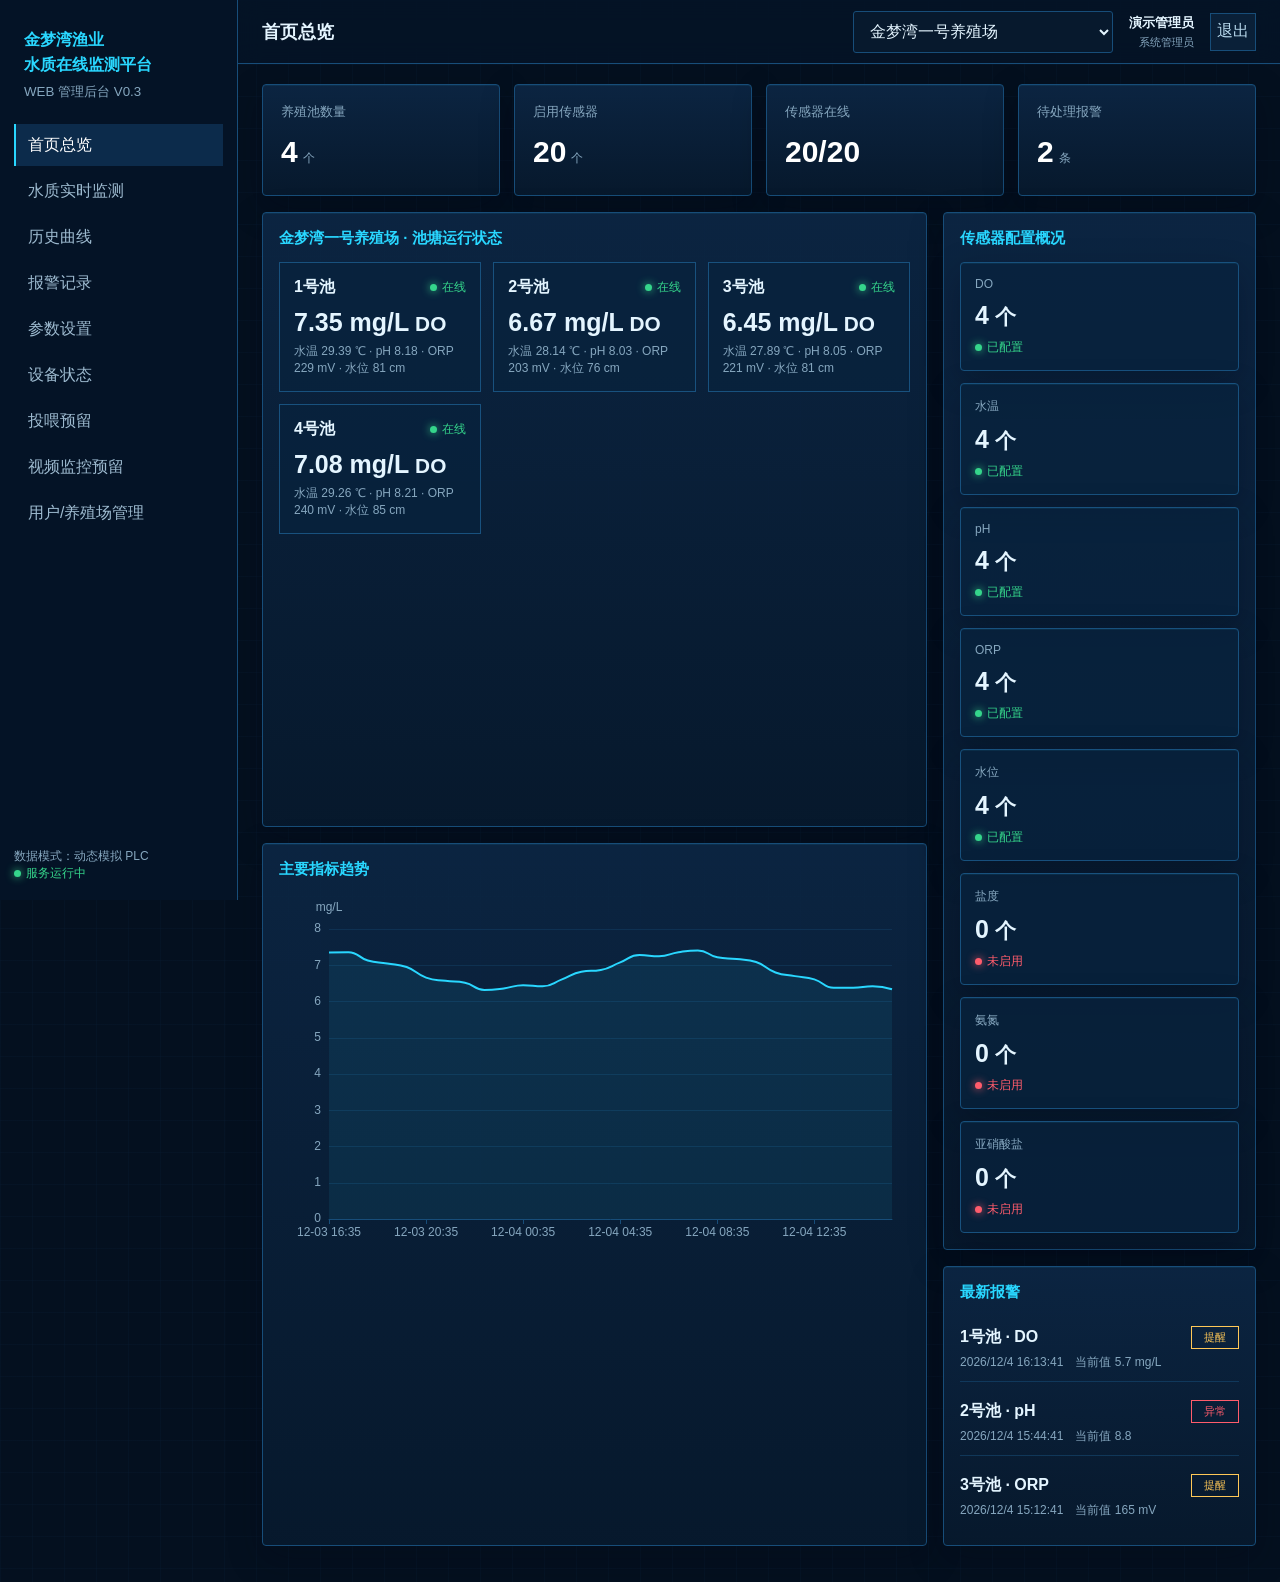
<file: docs/index.html>
<!doctype html>
<html lang="zh-CN">
<head>
  <meta charset="utf-8">
  <meta name="viewport" content="width=device-width, initial-scale=1">
  <title>首页总览 - 金梦湾渔业水质在线监测平台</title>
  <link rel="stylesheet" href="assets/css/style.css">
</head>
<body data-page="index">
  <script src="assets/js/echarts.min.js"></script>
  <script src="assets/js/api.js"></script>
  <script src="assets/js/app.js"></script>
</body>
</html>
</file>
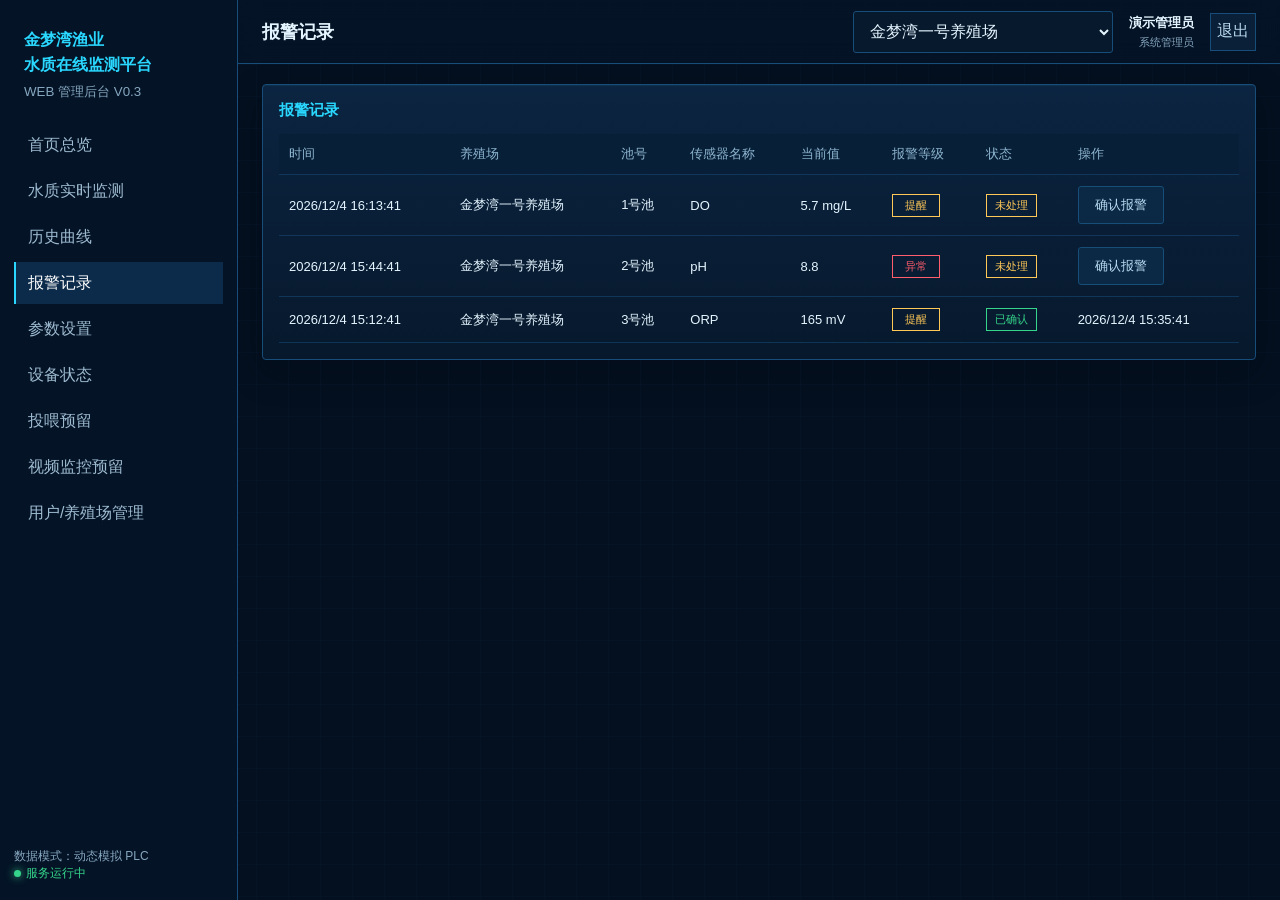
<file: docs/alarm.html>
<!doctype html>
<html lang="zh-CN"><head><meta charset="utf-8"><meta name="viewport" content="width=device-width, initial-scale=1"><title>报警记录 - 金梦湾渔业水质在线监测平台</title><link rel="stylesheet" href="assets/css/style.css"></head>
<body data-page="alarm"><script src="assets/js/echarts.min.js"></script><script src="assets/js/api.js"></script><script src="assets/js/app.js"></script></body></html>
</file>
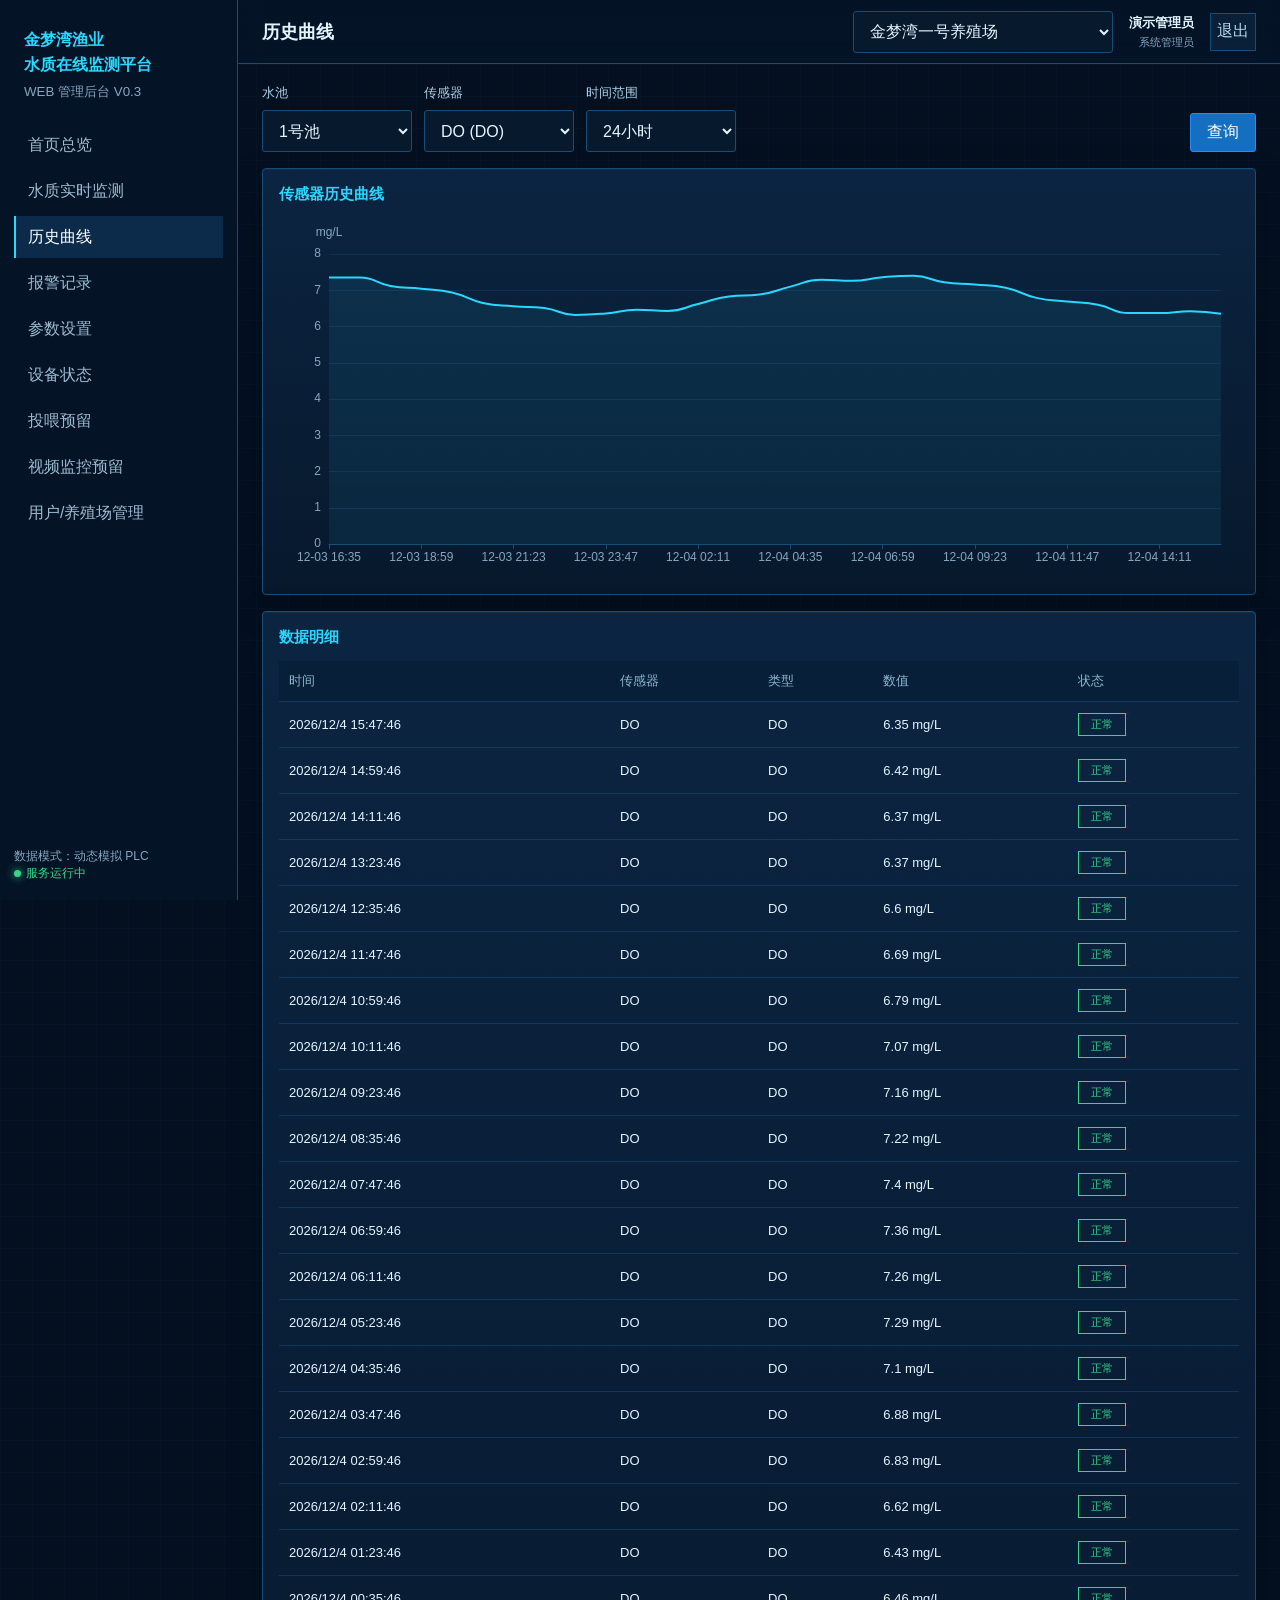
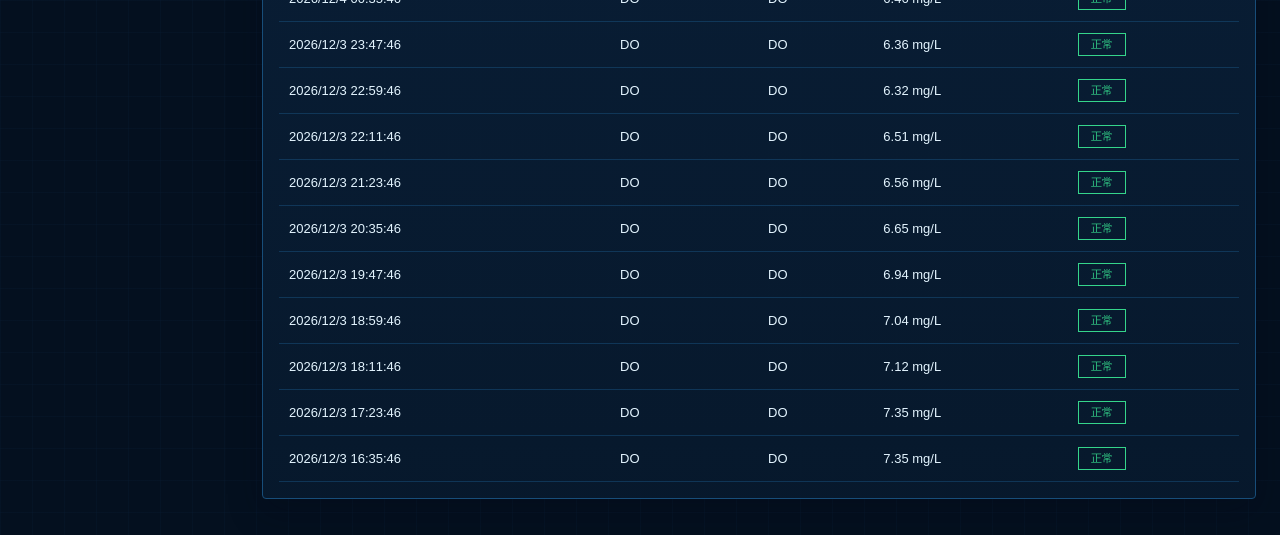
<file: docs/analysis.html>
<!doctype html>
<html lang="zh-CN"><head><meta charset="utf-8"><meta name="viewport" content="width=device-width, initial-scale=1"><title>历史曲线 - 金梦湾渔业水质在线监测平台</title><link rel="stylesheet" href="assets/css/style.css"></head>
<body data-page="analysis"><script src="assets/js/echarts.min.js"></script><script src="assets/js/api.js"></script><script src="assets/js/app.js"></script></body></html>
</file>
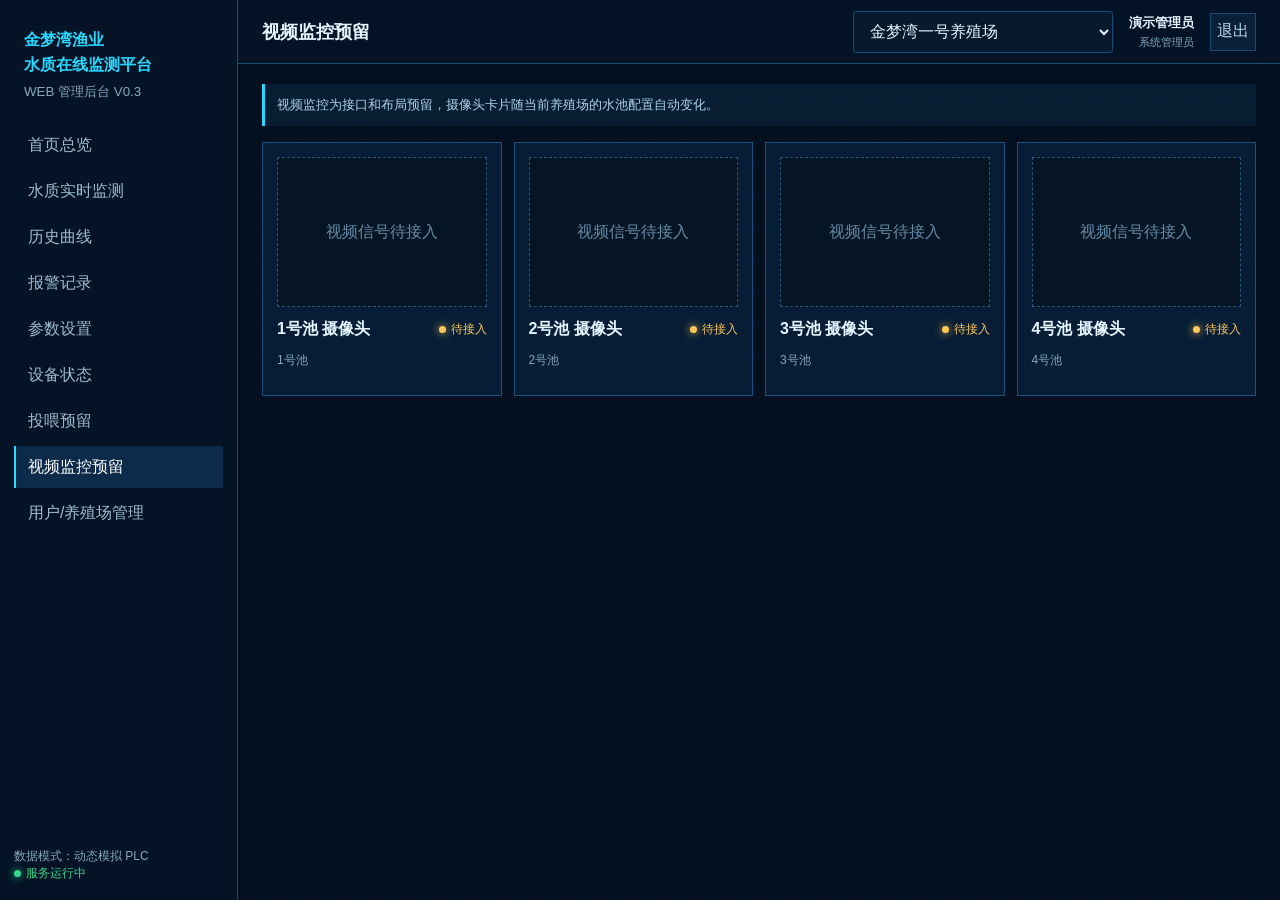
<file: docs/camera.html>
<!doctype html>
<html lang="zh-CN"><head><meta charset="utf-8"><meta name="viewport" content="width=device-width, initial-scale=1"><title>视频监控 - 金梦湾渔业水质在线监测平台</title><link rel="stylesheet" href="assets/css/style.css"></head>
<body data-page="camera"><script src="assets/js/echarts.min.js"></script><script src="assets/js/api.js"></script><script src="assets/js/app.js"></script></body></html>
</file>
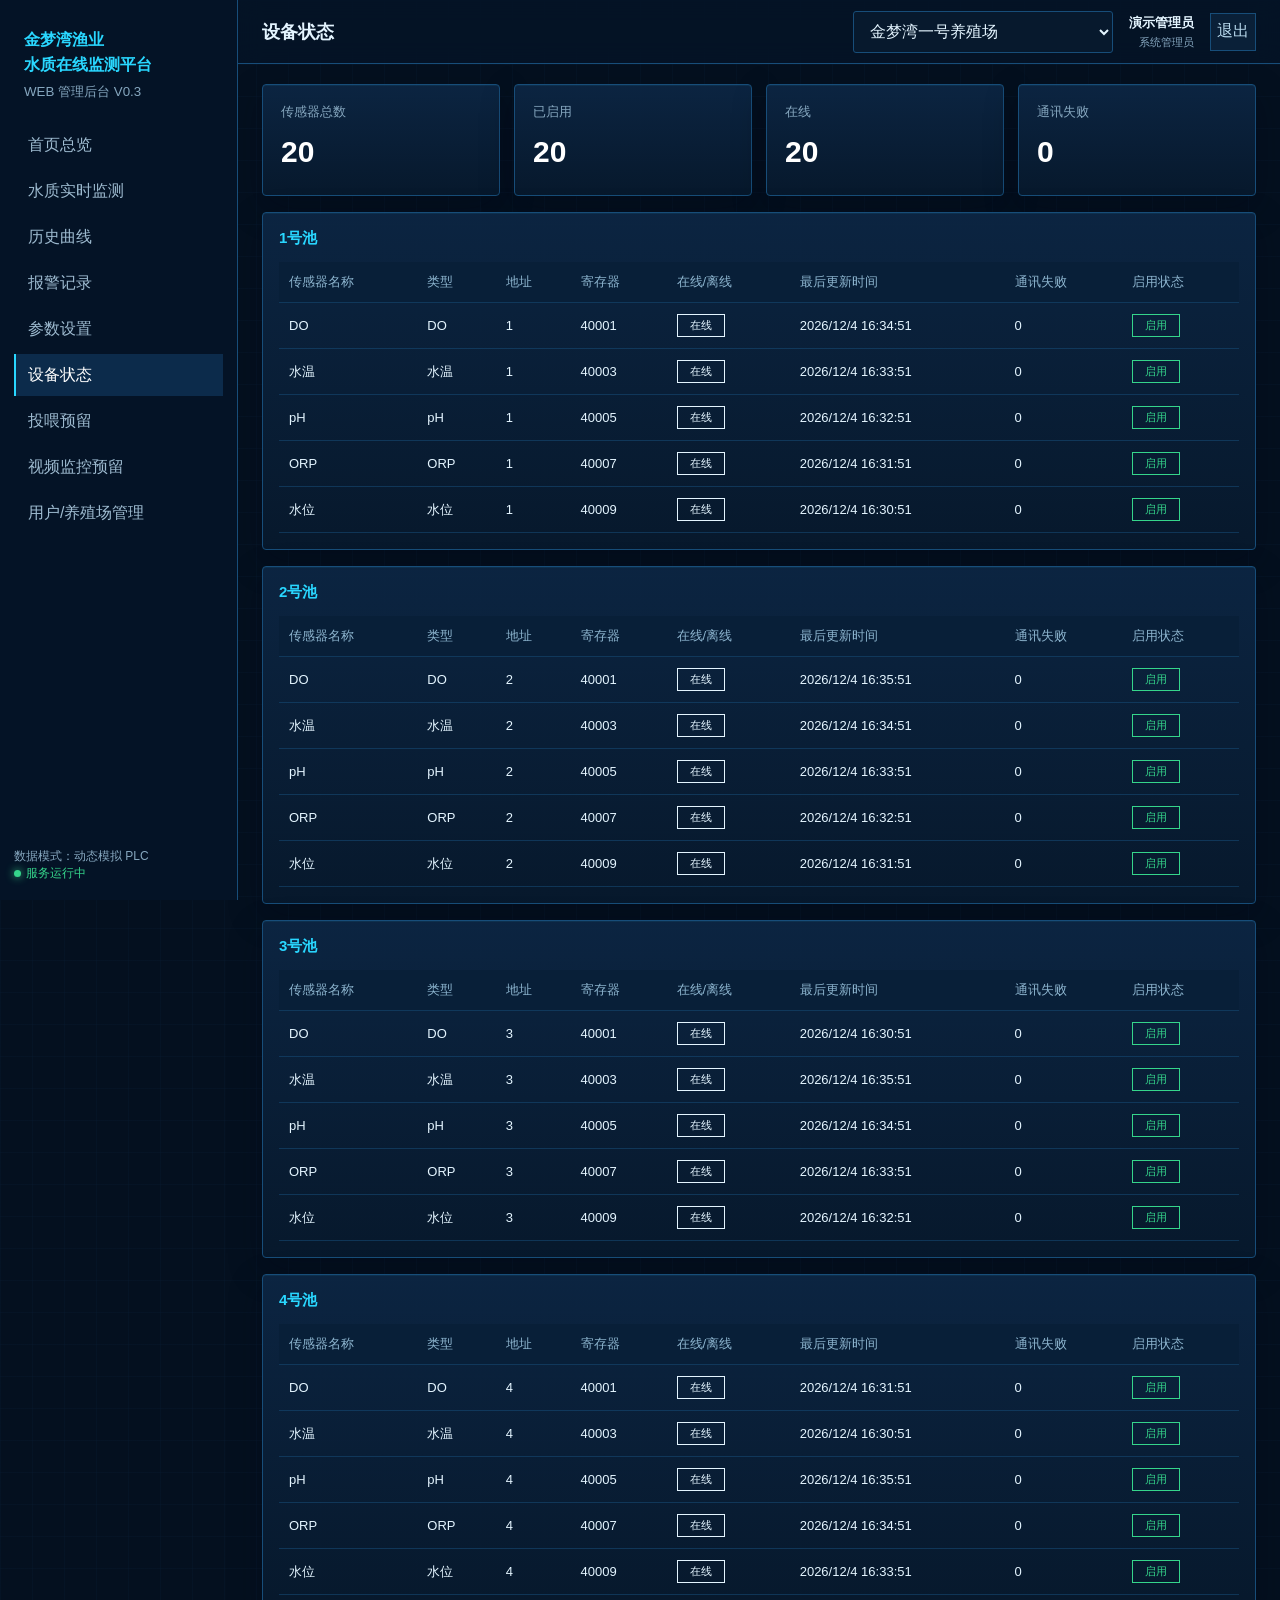
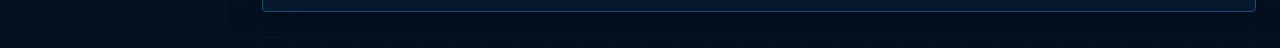
<file: docs/device.html>
<!doctype html>
<html lang="zh-CN"><head><meta charset="utf-8"><meta name="viewport" content="width=device-width, initial-scale=1"><title>设备状态 - 金梦湾渔业水质在线监测平台</title><link rel="stylesheet" href="assets/css/style.css"></head>
<body data-page="device"><script src="assets/js/echarts.min.js"></script><script src="assets/js/api.js"></script><script src="assets/js/app.js"></script></body></html>
</file>
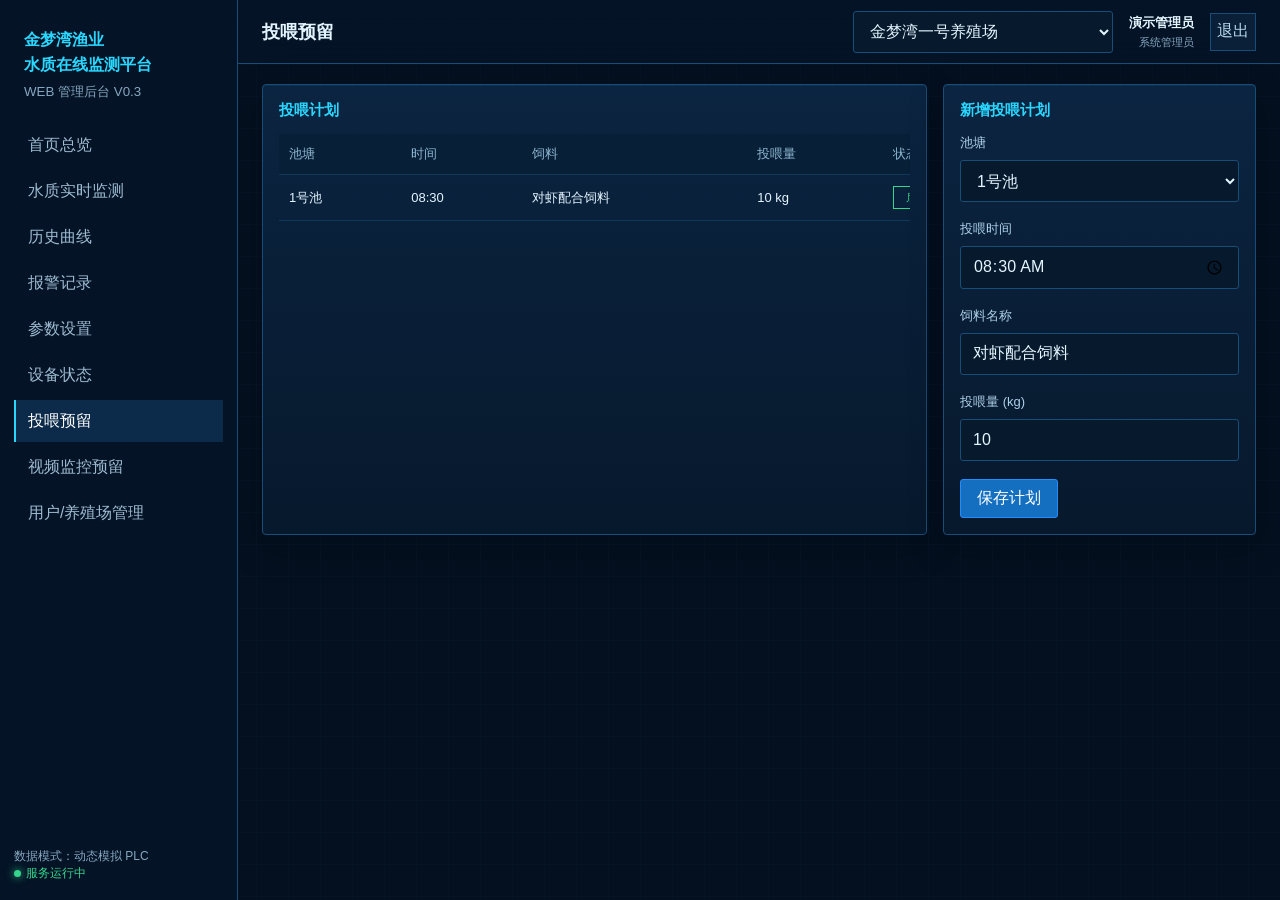
<file: docs/feeding.html>
<!doctype html>
<html lang="zh-CN"><head><meta charset="utf-8"><meta name="viewport" content="width=device-width, initial-scale=1"><title>投喂管理 - 金梦湾渔业水质在线监测平台</title><link rel="stylesheet" href="assets/css/style.css"></head>
<body data-page="feeding"><script src="assets/js/echarts.min.js"></script><script src="assets/js/api.js"></script><script src="assets/js/app.js"></script></body></html>
</file>
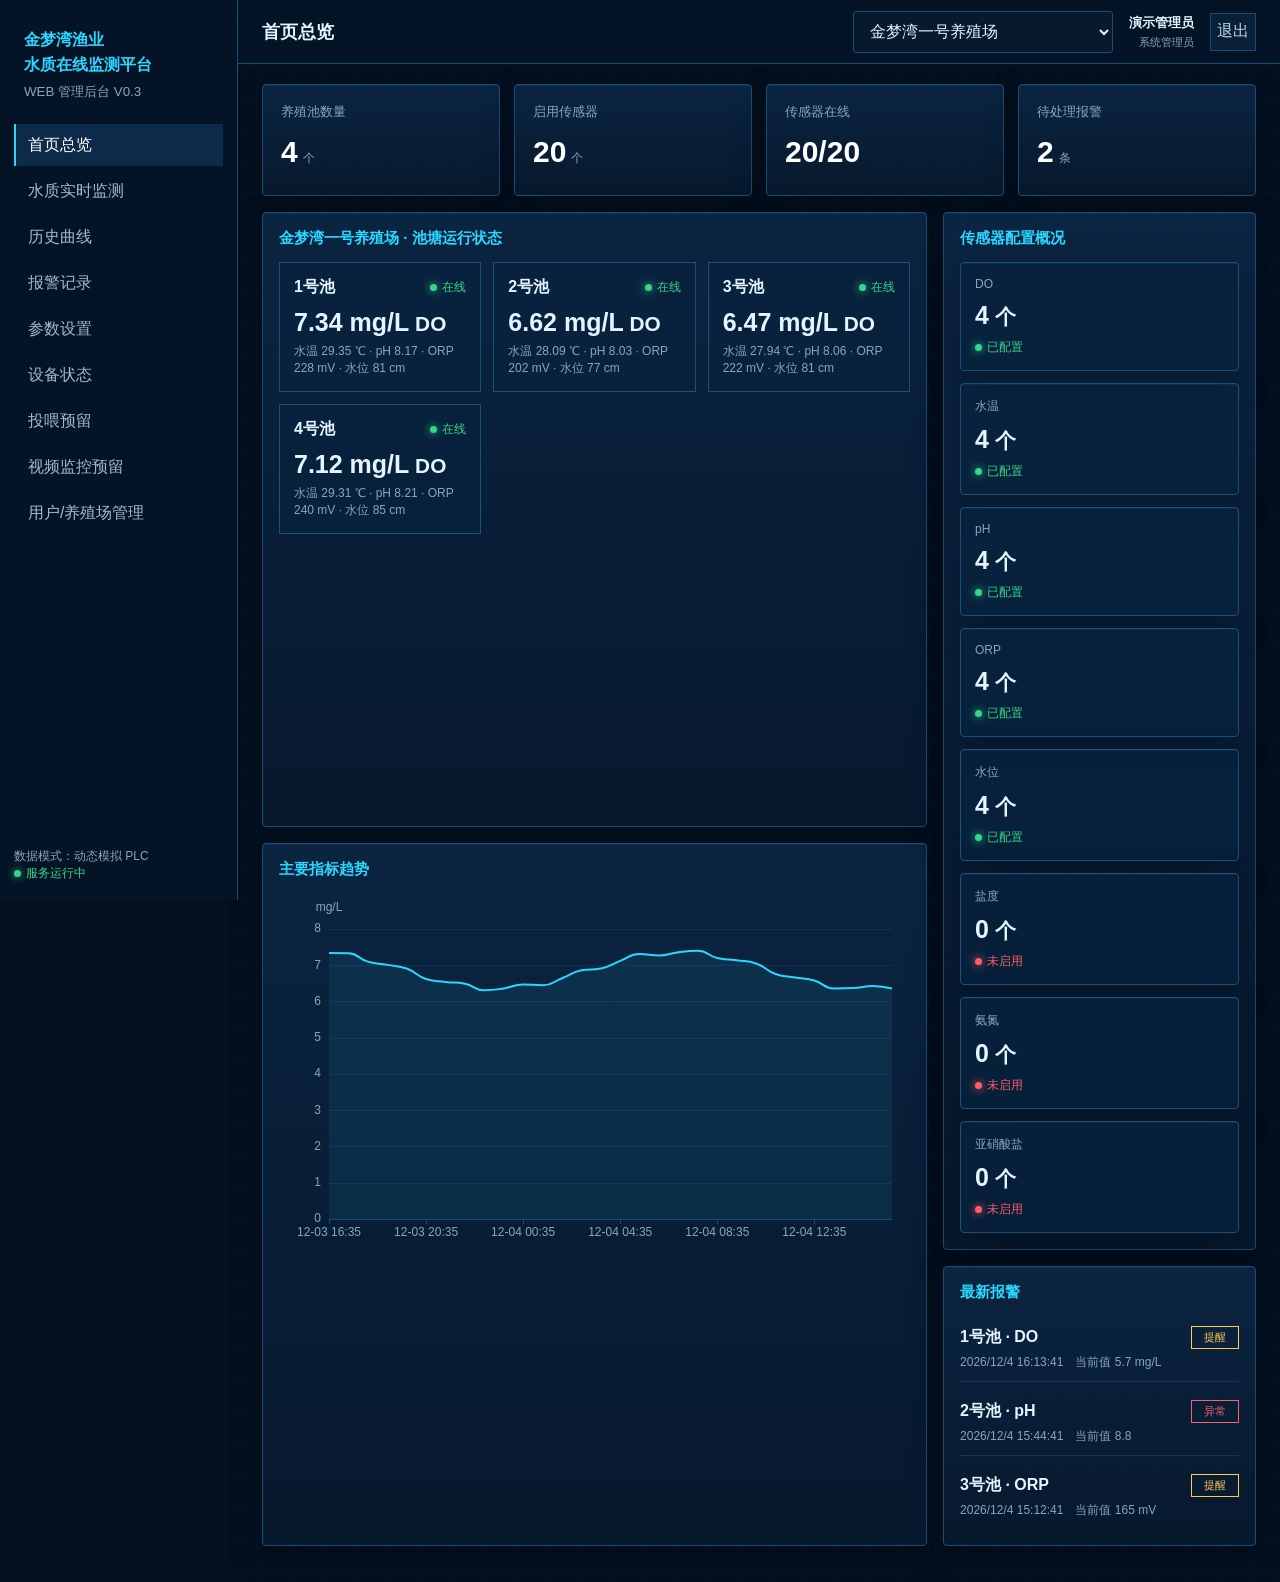
<file: docs/login.html>
<!doctype html>
<html lang="zh-CN">
<head>
  <meta charset="utf-8">
  <meta name="viewport" content="width=device-width, initial-scale=1">
  <title>登录 - 金梦湾渔业水质在线监测平台</title>
  <link rel="stylesheet" href="assets/css/style.css">
</head>
<body class="login-page" data-page="login">
  <div class="login-layout">
    <section class="login-visual">
      <div class="login-brand">金梦湾渔业<br>水质在线监测平台</div>
      <div>
        <p class="login-subtitle">面向多养殖场、多池塘的实时水质监测与设备管理后台。当前阶段使用模拟 PLC 数据，接口结构已为真实网关接入预留。</p>
        <div class="signal-row"><span></span><span></span><span></span></div>
      </div>
    </section>
    <form class="login-form" id="loginForm">
      <h1>账号登录</h1>
      <p>请输入平台账号与密码</p>
      <div class="field"><label for="username">用户名</label><input id="username" autocomplete="username" value="admin" required></div>
      <div class="field"><label for="password">密码</label><input id="password" type="password" autocomplete="current-password" value="Admin123!" required></div>
      <div class="form-error" id="loginError"></div>
      <button class="primary-btn full-btn" type="submit">登录平台</button>
      <div class="demo-account">管理员：admin / Admin123!<br>一号场：operator1 / Demo123!<br>二号场：operator2 / Demo123!</div>
    </form>
  </div>
  <script src="assets/js/api.js"></script>
  <script src="assets/js/app.js"></script>
</body>
</html>
</file>
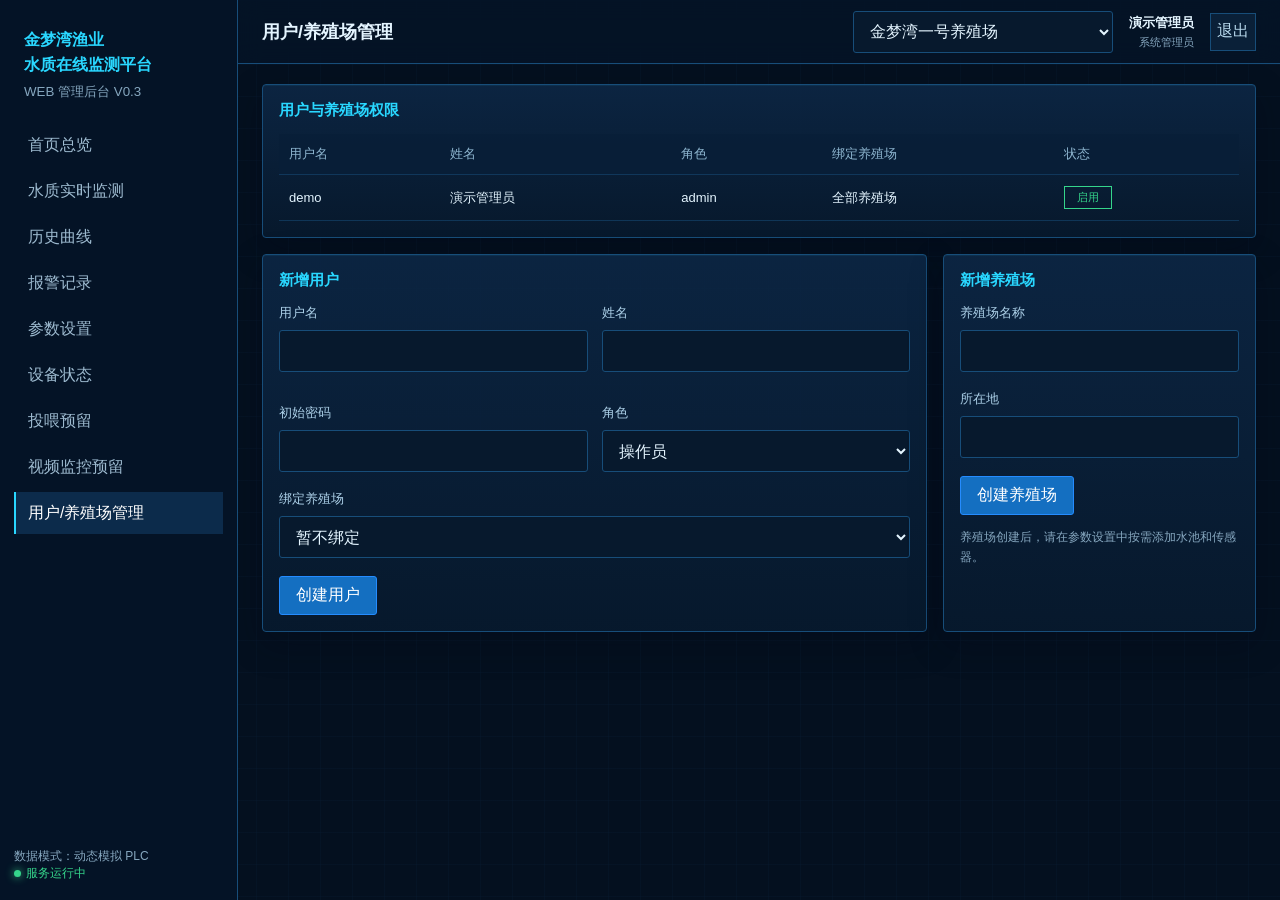
<file: docs/management.html>
<!doctype html>
<html lang="zh-CN"><head><meta charset="utf-8"><meta name="viewport" content="width=device-width, initial-scale=1"><title>用户与养殖场管理 - 金梦湾渔业水质在线监测平台</title><link rel="stylesheet" href="assets/css/style.css"></head>
<body data-page="management"><script src="assets/js/echarts.min.js"></script><script src="assets/js/api.js"></script><script src="assets/js/app.js"></script></body></html>
</file>
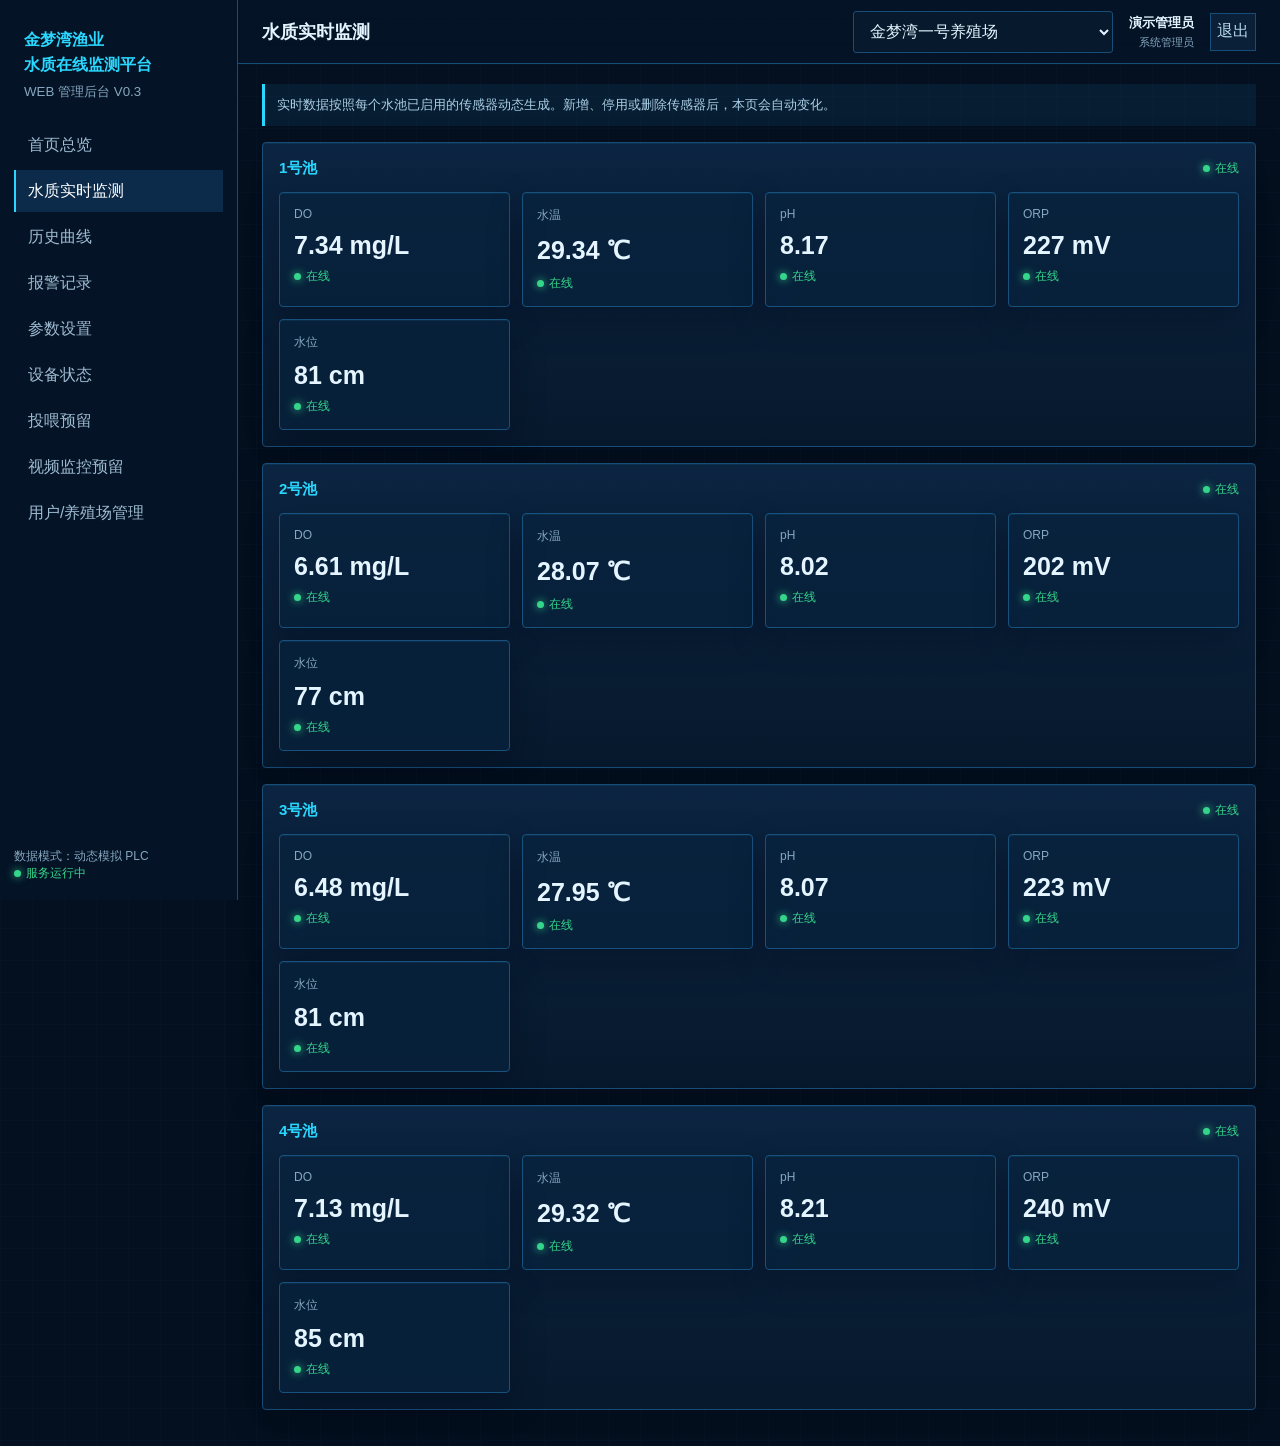
<file: docs/monitoring.html>
<!doctype html>
<html lang="zh-CN"><head><meta charset="utf-8"><meta name="viewport" content="width=device-width, initial-scale=1"><title>实时监测 - 金梦湾渔业水质在线监测平台</title><link rel="stylesheet" href="assets/css/style.css"></head>
<body data-page="monitoring"><script src="assets/js/echarts.min.js"></script><script src="assets/js/api.js"></script><script src="assets/js/app.js"></script></body></html>
</file>
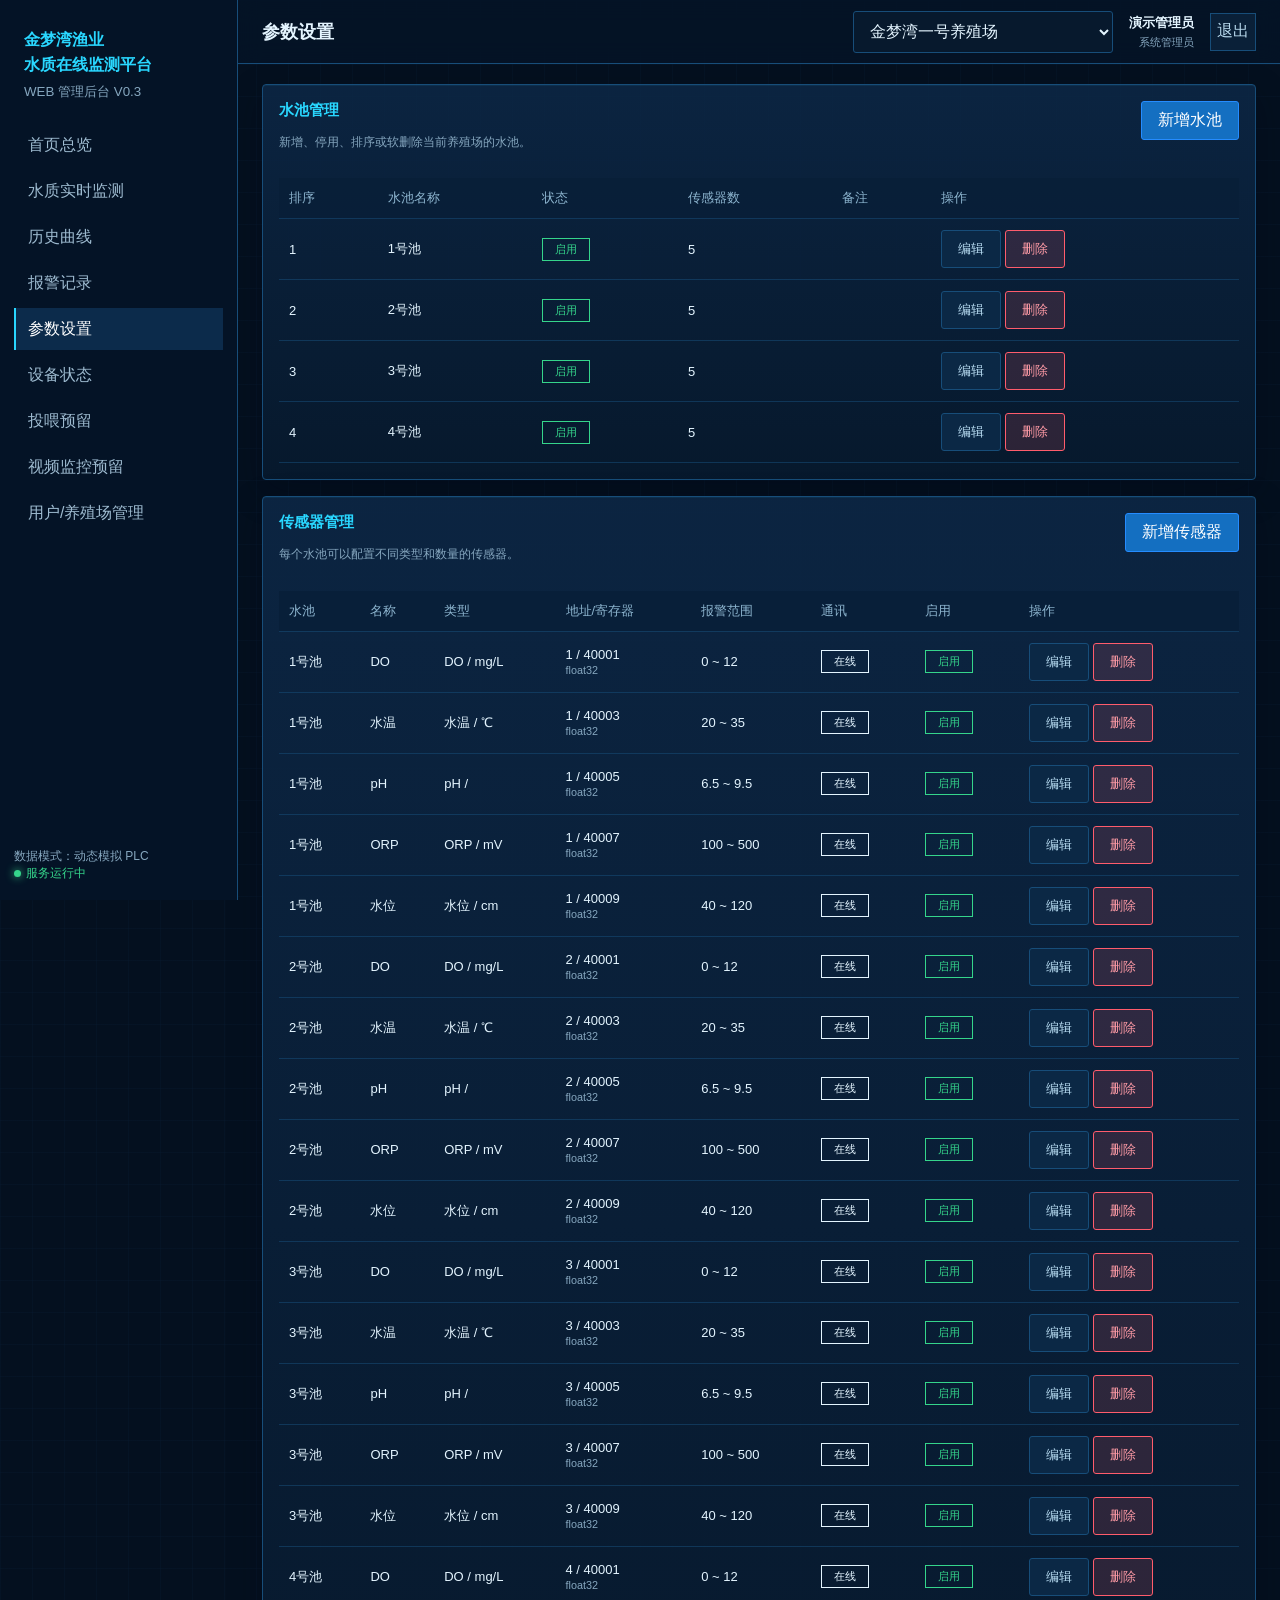
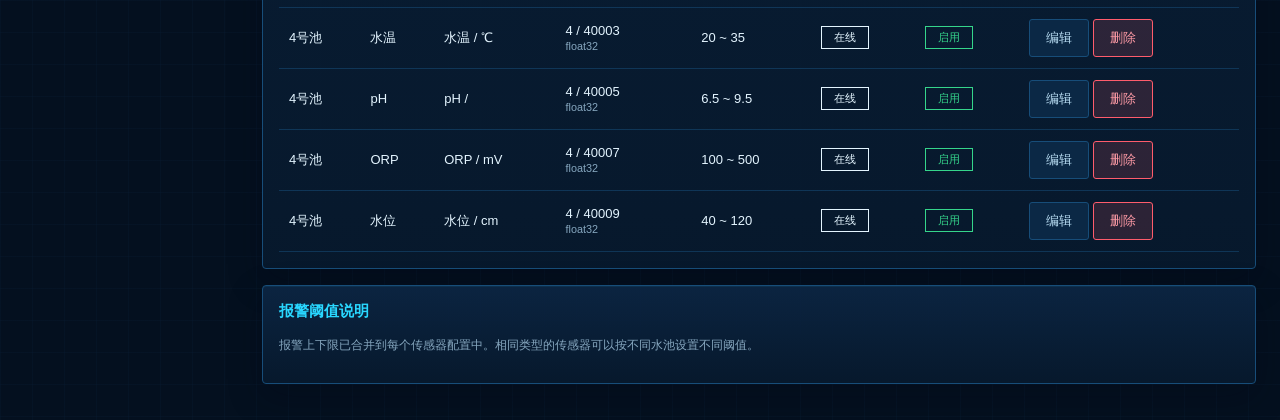
<file: docs/settings.html>
<!doctype html>
<html lang="zh-CN"><head><meta charset="utf-8"><meta name="viewport" content="width=device-width, initial-scale=1"><title>参数设置 - 金梦湾渔业水质在线监测平台</title><link rel="stylesheet" href="assets/css/style.css"></head>
<body data-page="settings"><script src="assets/js/echarts.min.js"></script><script src="assets/js/api.js"></script><script src="assets/js/app.js"></script></body></html>
</file>
<file: docs/assets/css/style.css>
:root {
  --bg: #04101f;
  --surface: #081b31;
  --surface-2: #0c2644;
  --line: #174d79;
  --cyan: #29d7ff;
  --blue: #258cff;
  --text: #e4f5ff;
  --muted: #86a7bf;
  --green: #35d58b;
  --yellow: #ffc857;
  --red: #ff5c6c;
  --shadow: 0 12px 34px rgba(0, 8, 20, .28);
}

* { box-sizing: border-box; }
html { min-height: 100%; }
body {
  margin: 0;
  min-height: 100vh;
  color: var(--text);
  font-family: "Microsoft YaHei", "PingFang SC", Arial, sans-serif;
  background:
    linear-gradient(rgba(16, 63, 102, .08) 1px, transparent 1px),
    linear-gradient(90deg, rgba(16, 63, 102, .08) 1px, transparent 1px),
    var(--bg);
  background-size: 32px 32px;
}
button, input, select { font: inherit; }
button { cursor: pointer; }
a { color: inherit; text-decoration: none; }

.login-page {
  display: grid;
  place-items: center;
  padding: 24px;
  background:
    radial-gradient(circle at 65% 25%, rgba(37, 140, 255, .2), transparent 34%),
    linear-gradient(145deg, #03101f, #071c35);
}
.login-layout {
  width: min(980px, 100%);
  display: grid;
  grid-template-columns: 1.25fr .75fr;
  border: 1px solid var(--line);
  background: rgba(5, 20, 39, .94);
  box-shadow: 0 0 55px rgba(22, 126, 207, .22);
}
.login-visual {
  min-height: 520px;
  padding: 56px;
  display: flex;
  flex-direction: column;
  justify-content: space-between;
  border-right: 1px solid var(--line);
  background:
    linear-gradient(135deg, rgba(9, 49, 84, .82), rgba(4, 20, 40, .9)),
    repeating-linear-gradient(0deg, transparent, transparent 29px, rgba(41, 215, 255, .05) 30px);
}
.login-brand { color: var(--cyan); font-size: 31px; font-weight: 700; line-height: 1.35; }
.login-subtitle { max-width: 520px; color: #a8cce2; font-size: 16px; line-height: 1.8; }
.signal-row { display: flex; gap: 10px; }
.signal-row span { width: 46px; height: 4px; background: var(--line); }
.signal-row span:nth-child(2) { background: var(--cyan); box-shadow: 0 0 12px var(--cyan); }
.login-form { padding: 56px 42px; align-self: center; }
.login-form h1 { margin: 0 0 8px; font-size: 24px; }
.login-form > p { margin: 0 0 30px; color: var(--muted); }
.field { display: grid; gap: 8px; margin-bottom: 18px; }
.field label { color: #acd0e8; font-size: 13px; }
input, select {
  width: 100%;
  min-height: 42px;
  padding: 9px 12px;
  color: var(--text);
  border: 1px solid var(--line);
  border-radius: 3px;
  outline: none;
  background: #07192d;
}
input:focus, select:focus { border-color: var(--cyan); box-shadow: 0 0 0 2px rgba(41, 215, 255, .1); }
.primary-btn, .secondary-btn, .danger-btn {
  min-height: 38px;
  padding: 8px 16px;
  border: 1px solid var(--blue);
  border-radius: 3px;
  color: white;
  background: #146fc1;
}
.primary-btn:hover { background: #1986e8; }
.secondary-btn { border-color: var(--line); color: #b8dcf2; background: #0b2845; }
.danger-btn { border-color: var(--red); background: rgba(255, 92, 108, .15); color: #ff9ba6; }
.full-btn { width: 100%; }
.form-error { min-height: 24px; color: var(--red); font-size: 13px; }
.demo-account { margin-top: 24px; padding-top: 18px; border-top: 1px solid var(--line); color: var(--muted); font-size: 12px; line-height: 1.8; }

.app-layout { min-height: 100vh; display: grid; grid-template-columns: 238px minmax(0, 1fr); }
.sidebar {
  position: fixed;
  inset: 0 auto 0 0;
  z-index: 20;
  width: 238px;
  padding: 20px 14px;
  border-right: 1px solid var(--line);
  background: rgba(5, 20, 39, .98);
}
.side-brand { padding: 8px 10px 22px; color: var(--cyan); font-weight: 700; line-height: 1.55; }
.side-brand small { display: block; margin-top: 4px; color: var(--muted); font-weight: 400; }
.nav-list { display: grid; gap: 4px; }
.nav-link {
  display: flex;
  align-items: center;
  min-height: 42px;
  padding: 0 12px;
  border-left: 2px solid transparent;
  color: #9ebbd0;
}
.nav-link:hover, .nav-link.active { color: white; border-left-color: var(--cyan); background: #0c2b4b; }
.sidebar-foot { position: absolute; inset: auto 14px 18px; color: var(--muted); font-size: 12px; }
.main-shell { grid-column: 2; min-width: 0; }
.topbar {
  position: sticky;
  top: 0;
  z-index: 10;
  min-height: 64px;
  padding: 10px 24px;
  display: flex;
  align-items: center;
  gap: 16px;
  border-bottom: 1px solid var(--line);
  background: rgba(5, 20, 39, .94);
  backdrop-filter: blur(12px);
}
.page-title { font-size: 18px; font-weight: 700; }
.topbar-spacer { flex: 1; }
.farm-select { width: min(260px, 32vw); }
.user-block { text-align: right; }
.user-block strong { display: block; font-size: 13px; }
.user-block span { color: var(--muted); font-size: 11px; }
.icon-btn { min-width: 38px; min-height: 38px; border: 1px solid var(--line); color: #b8d9ed; background: #0a2038; }
.mobile-menu { display: none; }
.page-content { padding: 20px 24px 36px; }
.toolbar { display: flex; flex-wrap: wrap; align-items: end; gap: 12px; margin-bottom: 16px; }
.toolbar .field { margin: 0; min-width: 150px; }
.toolbar-actions { margin-left: auto; display: flex; gap: 8px; }
.section-head {
  display: flex;
  align-items: flex-start;
  justify-content: space-between;
  gap: 16px;
  margin-bottom: 14px;
}
.section-head .panel-title { margin-bottom: 5px; }

.stats-grid { display: grid; grid-template-columns: repeat(4, minmax(0, 1fr)); gap: 14px; margin-bottom: 16px; }
.stat-card, .panel, .metric-card {
  border: 1px solid var(--line);
  border-radius: 4px;
  background: linear-gradient(180deg, rgba(12, 38, 68, .92), rgba(7, 25, 45, .94));
  box-shadow: var(--shadow), inset 0 1px rgba(41, 215, 255, .07);
}
.stat-card { min-height: 112px; padding: 18px; }
.stat-label { color: var(--muted); font-size: 13px; }
.stat-value { margin-top: 14px; color: white; font-size: 30px; font-weight: 700; }
.stat-value small { margin-left: 5px; color: var(--muted); font-size: 12px; font-weight: 400; }
.panel { padding: 16px; min-width: 0; }
.panel-title { margin: 0 0 14px; color: var(--cyan); font-size: 15px; }
.content-grid { display: grid; grid-template-columns: minmax(0, 1.7fr) minmax(280px, .8fr); gap: 16px; }
.stack { display: grid; gap: 16px; }
.pond-grid, .metric-grid, .device-grid, .camera-grid {
  display: grid;
  grid-template-columns: repeat(auto-fit, minmax(190px, 1fr));
  gap: 12px;
}
.pond-card, .metric-card, .device-card, .camera-card {
  min-width: 0;
  padding: 14px;
  border: 1px solid #18517e;
  background: rgba(7, 34, 61, .74);
}
.pond-card-head, .line-row { display: flex; align-items: center; justify-content: space-between; gap: 10px; }
.metric-name, .card-meta { color: var(--muted); font-size: 12px; }
.metric-value { margin: 10px 0 6px; font-size: 25px; font-weight: 700; }
.status { display: inline-flex; align-items: center; gap: 5px; font-size: 12px; }
.status::before { content: ""; width: 7px; height: 7px; border-radius: 50%; background: currentColor; box-shadow: 0 0 8px currentColor; }
.status.normal, .status.online, .status.running, .status.handled { color: var(--green); }
.status.warning, .status.pending, .status.reserved { color: var(--yellow); }
.status.abnormal, .status.danger, .status.offline { color: var(--red); }
.alarm-list { display: grid; gap: 8px; }
.alarm-item { padding: 10px 0; border-bottom: 1px solid rgba(23, 77, 121, .55); }
.alarm-item:last-child { border-bottom: 0; }
.alarm-item p { margin: 5px 0 0; color: var(--muted); font-size: 12px; }
.chart { width: 100%; height: 360px; }
.chart.small { height: 260px; }

.table-wrap { width: 100%; overflow-x: auto; }
table { width: 100%; min-width: 760px; border-collapse: collapse; font-size: 13px; }
th, td { padding: 11px 10px; border-bottom: 1px solid rgba(23, 77, 121, .55); text-align: left; white-space: nowrap; }
th { color: #8db5cf; font-weight: 500; background: rgba(8, 31, 55, .8); }
tbody tr:hover { background: rgba(24, 81, 126, .13); }
.badge { display: inline-block; min-width: 48px; padding: 3px 8px; border: 1px solid currentColor; text-align: center; font-size: 11px; }
.badge.warning, .badge.pending { color: var(--yellow); }
.badge.abnormal, .badge.danger { color: var(--red); }
.badge.normal, .badge.handled { color: var(--green); }
.empty { padding: 36px 12px; color: var(--muted); text-align: center; }
.form-grid { display: grid; grid-template-columns: repeat(2, minmax(0, 1fr)); gap: 14px; }
.form-section { margin-bottom: 22px; }
.form-section h3 { margin: 0 0 14px; font-size: 14px; color: #bfeaff; }
.hint { color: var(--muted); font-size: 12px; line-height: 1.7; }
.notice { padding: 12px; border-left: 3px solid var(--cyan); color: #abd0e7; background: rgba(17, 70, 110, .25); font-size: 13px; }
.camera-preview { height: 150px; display: grid; place-items: center; color: #658aa5; border: 1px dashed #28597d; background: #051524; }
.admin-only[hidden] { display: none !important; }
.toast { position: fixed; right: 22px; bottom: 22px; z-index: 50; padding: 12px 16px; border: 1px solid var(--cyan); color: white; background: #0b2948; box-shadow: var(--shadow); }
.modal-overlay {
  position: fixed;
  inset: 0;
  z-index: 100;
  display: grid;
  place-items: center;
  padding: 20px;
  background: rgba(0, 8, 18, .76);
  backdrop-filter: blur(4px);
}
.modal {
  width: min(760px, 100%);
  max-height: calc(100vh - 40px);
  overflow: auto;
  border: 1px solid var(--line);
  border-radius: 4px;
  background: #071a2f;
  box-shadow: 0 24px 70px rgba(0, 0, 0, .5), 0 0 26px rgba(41, 215, 255, .12);
}
.modal-head {
  position: sticky;
  top: 0;
  z-index: 1;
  display: flex;
  align-items: center;
  justify-content: space-between;
  padding: 14px 18px;
  border-bottom: 1px solid var(--line);
  background: #0a213b;
}
.modal-head h2 { margin: 0; color: var(--cyan); font-size: 16px; }
.modal-body { padding: 18px; }
.modal-actions { display: flex; justify-content: flex-end; gap: 9px; margin-top: 20px; }
.confirm-text { margin: 4px 0 22px; color: #c8e4f5; line-height: 1.8; }
.check-row {
  display: flex;
  align-items: center;
  gap: 8px;
  margin: 6px 0 18px;
  color: #b8d9ed;
}
.check-row input { width: 16px; min-height: 16px; }
td small { color: var(--muted); }

@media (max-width: 1100px) {
  .stats-grid { grid-template-columns: repeat(2, minmax(0, 1fr)); }
  .content-grid { grid-template-columns: 1fr; }
}
@media (max-width: 760px) {
  .login-layout { grid-template-columns: 1fr; }
  .login-visual { min-height: 240px; padding: 30px; border-right: 0; border-bottom: 1px solid var(--line); }
  .login-form { padding: 32px 26px; }
  .app-layout { display: block; }
  .sidebar { transform: translateX(-100%); transition: transform .2s ease; }
  .sidebar.open { transform: translateX(0); }
  .main-shell { width: 100%; }
  .mobile-menu { display: inline-grid; place-items: center; }
  .topbar { padding: 10px 14px; }
  .farm-select { width: 132px; }
  .user-block { display: none; }
  .page-content { padding: 14px; }
  .stats-grid { grid-template-columns: 1fr 1fr; gap: 10px; }
  .stat-card { min-height: 96px; padding: 14px; }
  .stat-value { font-size: 24px; }
  .form-grid { grid-template-columns: 1fr; }
  .toolbar-actions { width: 100%; margin-left: 0; }
  .chart { height: 300px; }
  .section-head { align-items: stretch; flex-direction: column; }
  .section-head button { width: 100%; }
  .modal-overlay { padding: 10px; }
  .modal { max-height: calc(100vh - 20px); }
}
</file>
